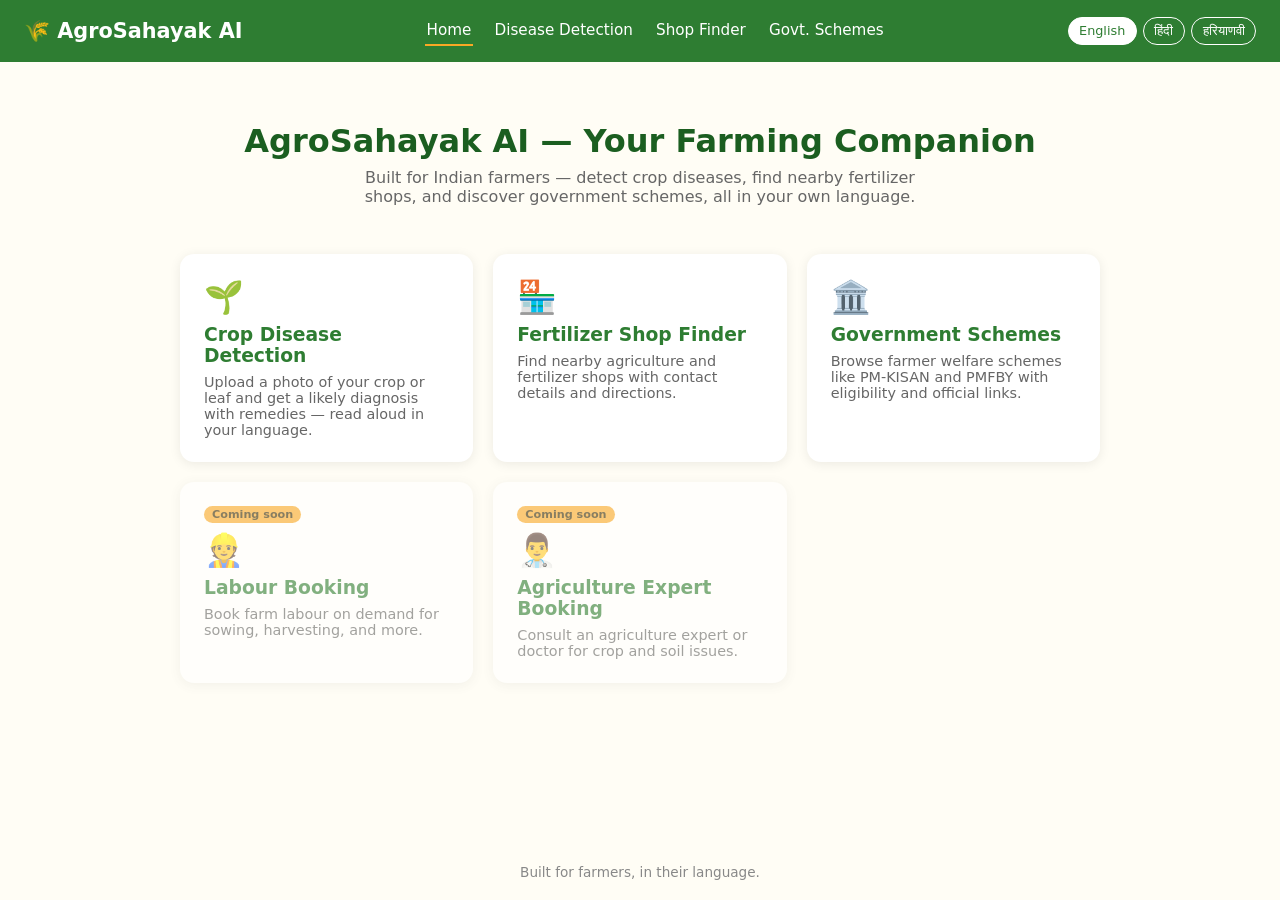
<file: index.html>
<!DOCTYPE html>
<html lang="en">
<head>
  <meta charset="UTF-8" />
  <meta name="viewport" content="width=device-width, initial-scale=1.0" />
  <title>AgroSahayak AI — Farming Assistant for Indian Farmers</title>
  <meta name="description" content="AgroSahayak AI helps Indian farmers detect crop diseases, find fertilizer shops, and discover government schemes in Hindi, English, and Haryanvi." />
  <link rel="stylesheet" href="css/style.css" />
</head>
<body>
  <header class="app-header">
    <a href="index.html" class="logo">🌾 AgroSahayak AI</a>
    <nav class="main-nav">
      <a href="index.html" data-i18n="nav_home">Home</a>
      <a href="disease.html" data-i18n="nav_disease">Disease Detection</a>
      <a href="shops.html" data-i18n="nav_shops">Shop Finder</a>
      <a href="schemes.html" data-i18n="nav_schemes">Govt. Schemes</a>
    </nav>
    <div class="lang-switcher" aria-label="Language selector">
      <button class="lang-btn" data-lang="en">English</button>
      <button class="lang-btn" data-lang="hi">हिंदी</button>
      <button class="lang-btn" data-lang="hry">हरियाणवी</button>
    </div>
  </header>

  <main class="container">
    <section class="hero">
      <h1 data-i18n="hero_title">AgroSahayak AI — Your Farming Companion</h1>
      <p data-i18n="hero_subtitle">
        Built for Indian farmers — detect crop diseases, find nearby fertilizer shops, and discover government schemes, all in your own language.
      </p>
    </section>

    <section class="feature-grid">
      <a href="disease.html" class="feature-card">
        <span class="icon">🌱</span>
        <h3 data-i18n="feature_disease_title">Crop Disease Detection</h3>
        <p data-i18n="feature_disease_desc">Upload a photo of your crop or leaf and get a likely diagnosis with remedies — read aloud in your language.</p>
      </a>

      <a href="shops.html" class="feature-card">
        <span class="icon">🏪</span>
        <h3 data-i18n="feature_shops_title">Fertilizer Shop Finder</h3>
        <p data-i18n="feature_shops_desc">Find nearby agriculture and fertilizer shops with contact details and directions.</p>
      </a>

      <a href="schemes.html" class="feature-card">
        <span class="icon">🏛️</span>
        <h3 data-i18n="feature_schemes_title">Government Schemes</h3>
        <p data-i18n="feature_schemes_desc">Browse farmer welfare schemes like PM-KISAN and PMFBY with eligibility and official links.</p>
      </a>

      <div class="feature-card coming-soon">
        <span class="badge" data-i18n="coming_soon">Coming soon</span>
        <span class="icon">👷</span>
        <h3 data-i18n="feature_labour_title">Labour Booking</h3>
        <p data-i18n="feature_labour_desc">Book farm labour on demand for sowing, harvesting, and more.</p>
      </div>

      <div class="feature-card coming-soon">
        <span class="badge" data-i18n="coming_soon">Coming soon</span>
        <span class="icon">👨‍⚕️</span>
        <h3 data-i18n="feature_expert_title">Agriculture Expert Booking</h3>
        <p data-i18n="feature_expert_desc">Consult an agriculture expert or doctor for crop and soil issues.</p>
      </div>
    </section>
  </main>

  <footer class="app-footer">
    <p data-i18n="footer_text">Built for farmers, in their language.</p>
  </footer>

  <script src="js/i18n.js"></script>
  <script src="js/nav.js"></script>
</body>
</html>
</file>
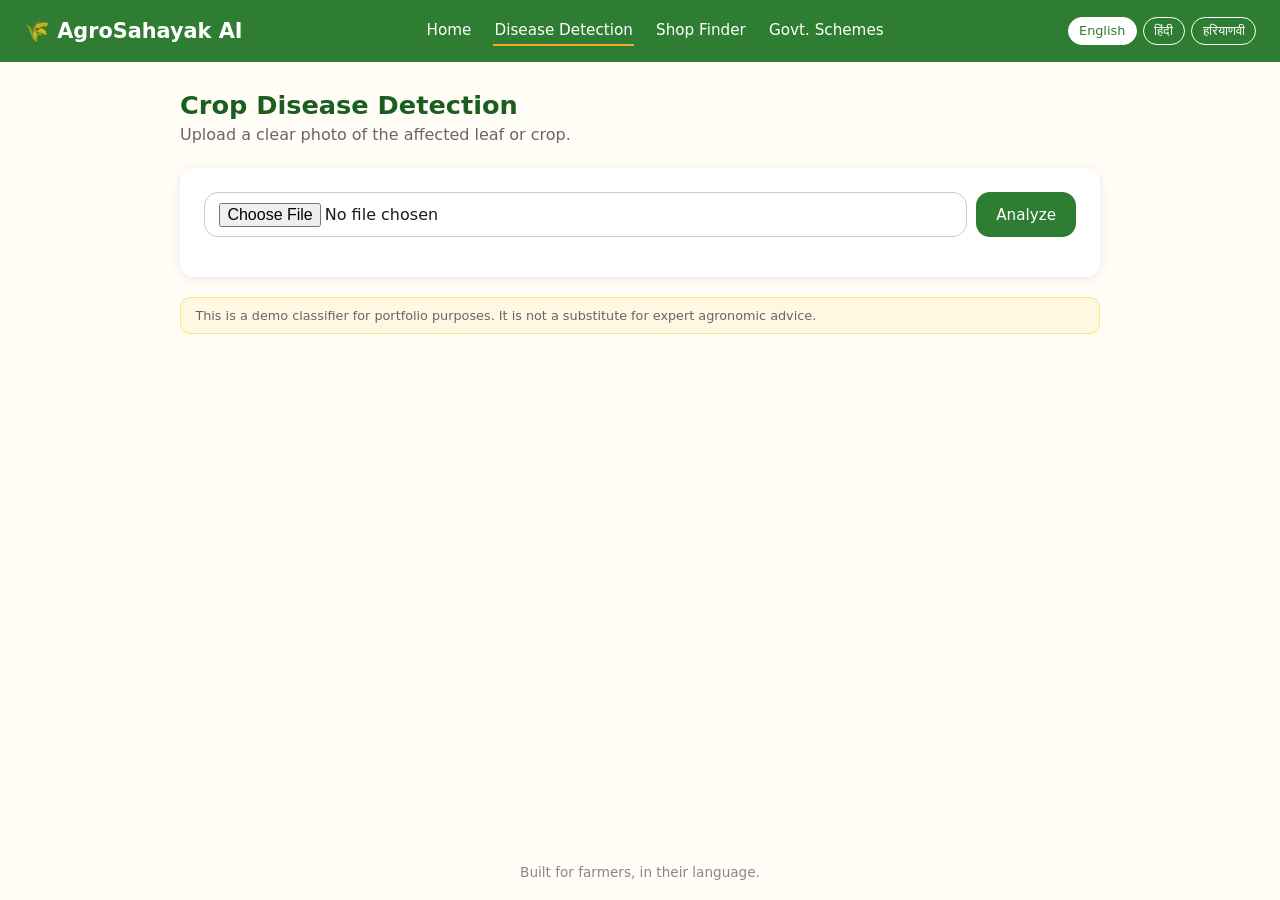
<file: disease.html>
<!DOCTYPE html>
<html lang="en">
<head>
  <meta charset="UTF-8" />
  <meta name="viewport" content="width=device-width, initial-scale=1.0" />
  <title>Crop Disease Detection — AgroSahayak AI</title>
  <link rel="stylesheet" href="css/style.css" />
</head>
<body>
  <header class="app-header">
    <a href="index.html" class="logo">🌾 AgroSahayak AI</a>
    <nav class="main-nav">
      <a href="index.html" data-i18n="nav_home">Home</a>
      <a href="disease.html" data-i18n="nav_disease">Disease Detection</a>
      <a href="shops.html" data-i18n="nav_shops">Shop Finder</a>
      <a href="schemes.html" data-i18n="nav_schemes">Govt. Schemes</a>
    </nav>
    <div class="lang-switcher" aria-label="Language selector">
      <button class="lang-btn" data-lang="en">English</button>
      <button class="lang-btn" data-lang="hi">हिंदी</button>
      <button class="lang-btn" data-lang="hry">हरियाणवी</button>
    </div>
  </header>

  <main class="container">
    <h1 class="page-title" data-i18n="disease_title">Crop Disease Detection</h1>
    <p class="page-subtitle" data-i18n="disease_subtitle">Upload a clear photo of the affected leaf or crop.</p>

    <div class="panel">
      <div class="form-row">
        <input type="file" id="image-input" accept="image/*" data-i18n-placeholder="upload_label" />
        <button class="btn" id="analyze-btn" data-i18n="analyze_btn">Analyze</button>
      </div>

      <div id="preview-wrap">
        <img id="image-preview" alt="Selected crop image preview" />
      </div>

      <div id="result" class="result-card">
        <h3 id="result-disease-name"></h3>
        <p id="result-description"></p>
        <p><strong id="result-remedy-label"></strong> <span id="result-remedy"></span></p>
        <p class="confidence" id="result-confidence"></p>
        <button class="btn secondary" id="listen-btn" data-i18n="listen_btn">🔊 Listen</button>
      </div>
    </div>

    <p class="notice" data-i18n="disease_disclaimer">
      This is a demo classifier for portfolio purposes. It is not a substitute for expert agronomic advice.
    </p>
  </main>

  <footer class="app-footer">
    <p data-i18n="footer_text">Built for farmers, in their language.</p>
  </footer>

  <script src="js/i18n.js"></script>
  <script src="js/nav.js"></script>
  <script src="js/tts.js"></script>
  <script src="js/disease.js"></script>
</body>
</html>
</file>
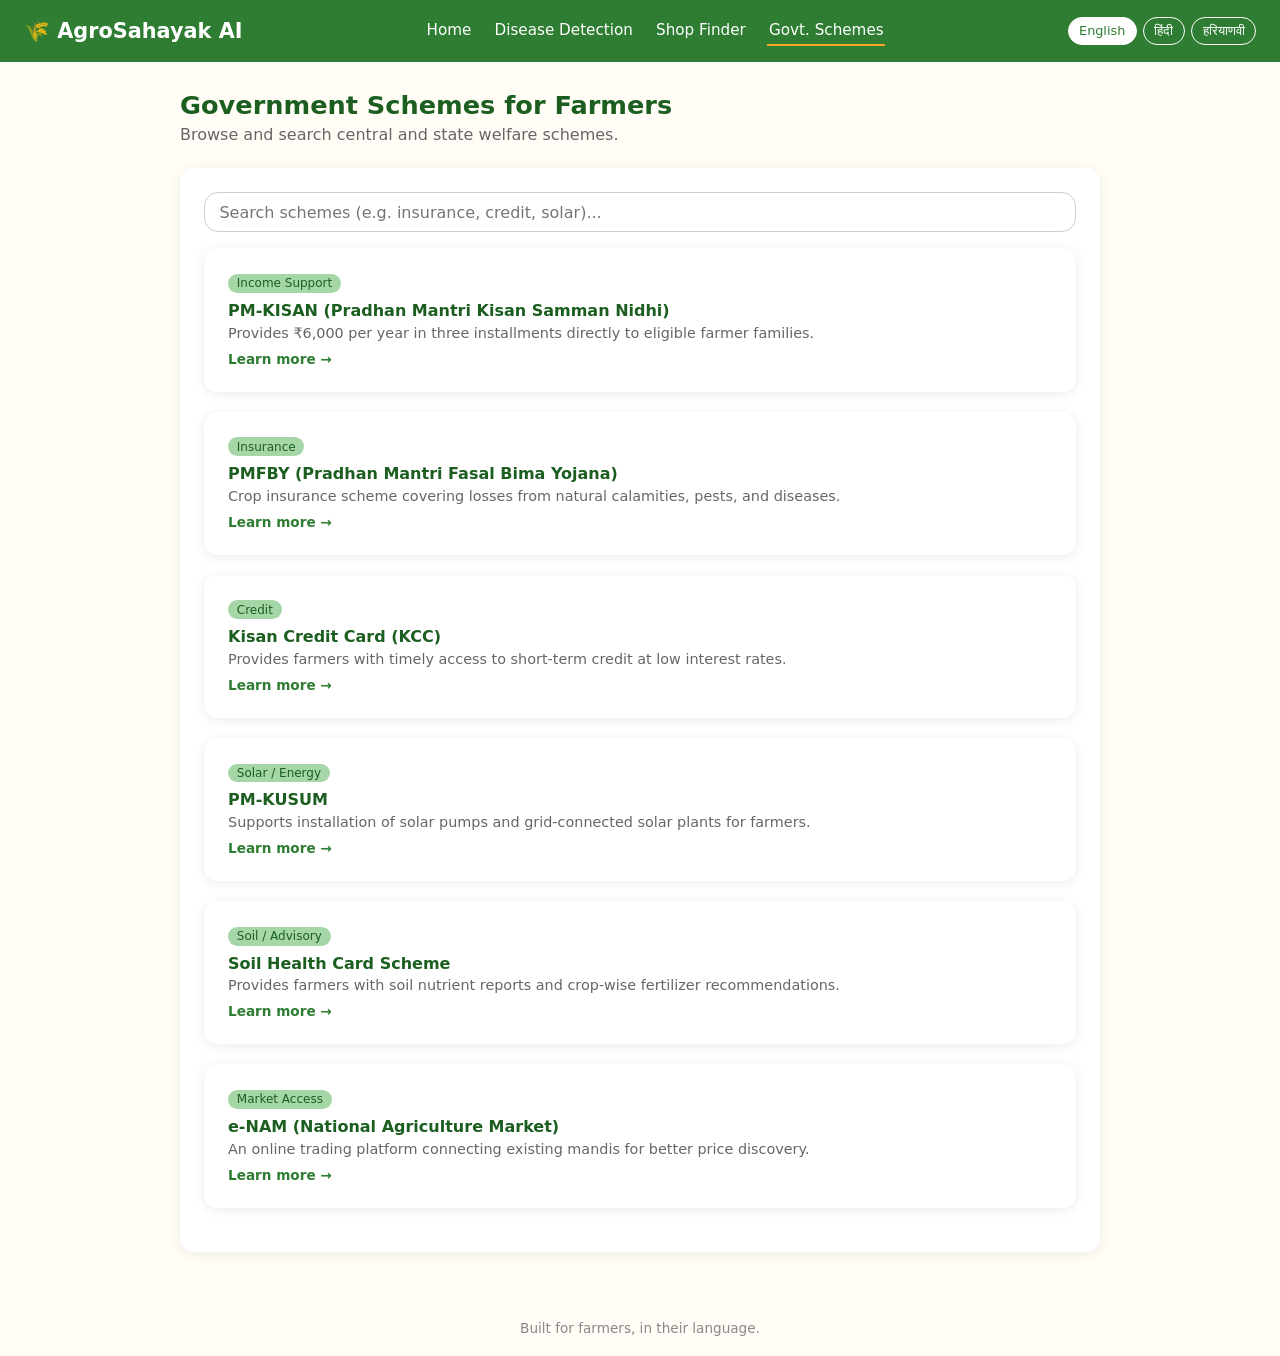
<file: schemes.html>
<!DOCTYPE html>
<html lang="en">
<head>
  <meta charset="UTF-8" />
  <meta name="viewport" content="width=device-width, initial-scale=1.0" />
  <title>Government Schemes — AgroSahayak AI</title>
  <link rel="stylesheet" href="css/style.css" />
</head>
<body>
  <header class="app-header">
    <a href="index.html" class="logo">🌾 AgroSahayak AI</a>
    <nav class="main-nav">
      <a href="index.html" data-i18n="nav_home">Home</a>
      <a href="disease.html" data-i18n="nav_disease">Disease Detection</a>
      <a href="shops.html" data-i18n="nav_shops">Shop Finder</a>
      <a href="schemes.html" data-i18n="nav_schemes">Govt. Schemes</a>
    </nav>
    <div class="lang-switcher" aria-label="Language selector">
      <button class="lang-btn" data-lang="en">English</button>
      <button class="lang-btn" data-lang="hi">हिंदी</button>
      <button class="lang-btn" data-lang="hry">हरियाणवी</button>
    </div>
  </header>

  <main class="container">
    <h1 class="page-title" data-i18n="schemes_title">Government Schemes for Farmers</h1>
    <p class="page-subtitle" data-i18n="schemes_subtitle">Browse and search central and state welfare schemes.</p>

    <div class="panel">
      <div class="form-row">
        <input type="text" id="scheme-search" data-i18n-placeholder="search_schemes_placeholder" placeholder="Search schemes (e.g. insurance, credit, solar)..." />
      </div>
      <div id="scheme-results"></div>
    </div>
  </main>

  <footer class="app-footer">
    <p data-i18n="footer_text">Built for farmers, in their language.</p>
  </footer>

  <script src="js/i18n.js"></script>
  <script src="js/nav.js"></script>
  <script src="js/schemes.js"></script>
</body>
</html>
</file>
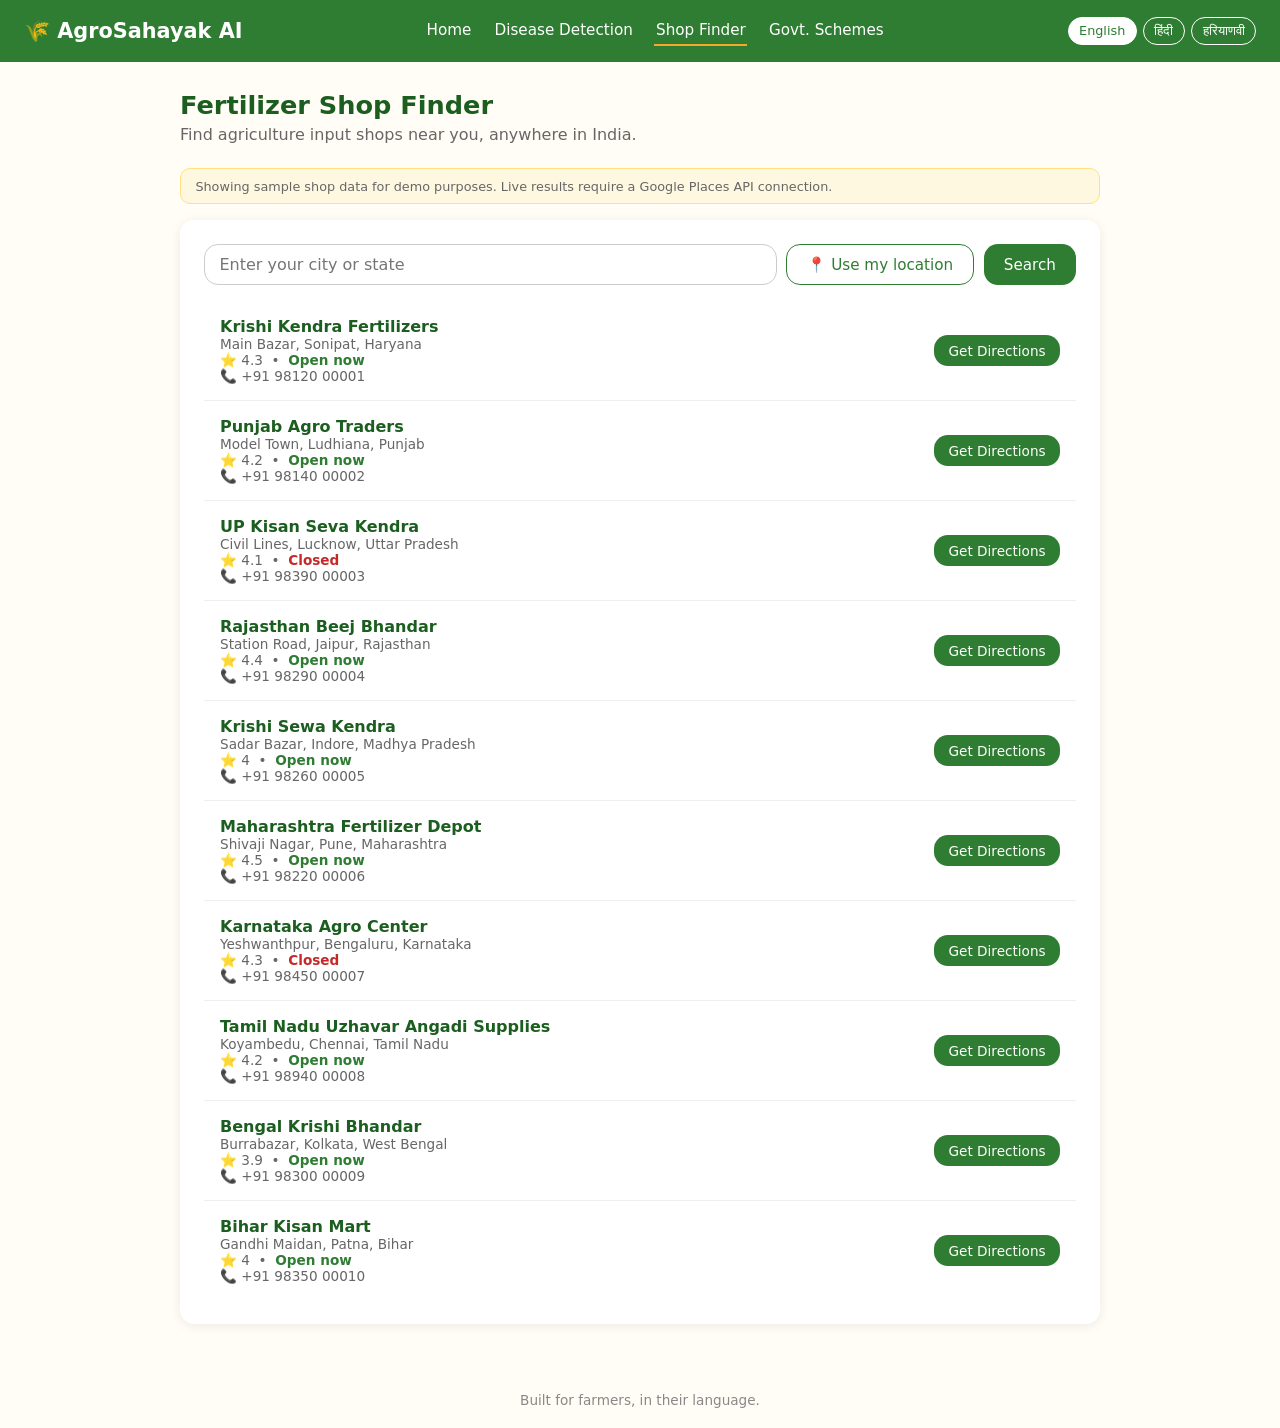
<file: shops.html>
<!DOCTYPE html>
<html lang="en">
<head>
  <meta charset="UTF-8" />
  <meta name="viewport" content="width=device-width, initial-scale=1.0" />
  <title>Fertilizer Shop Finder — AgroSahayak AI</title>
  <link rel="stylesheet" href="css/style.css" />
</head>
<body>
  <header class="app-header">
    <a href="index.html" class="logo">🌾 AgroSahayak AI</a>
    <nav class="main-nav">
      <a href="index.html" data-i18n="nav_home">Home</a>
      <a href="disease.html" data-i18n="nav_disease">Disease Detection</a>
      <a href="shops.html" data-i18n="nav_shops">Shop Finder</a>
      <a href="schemes.html" data-i18n="nav_schemes">Govt. Schemes</a>
    </nav>
    <div class="lang-switcher" aria-label="Language selector">
      <button class="lang-btn" data-lang="en">English</button>
      <button class="lang-btn" data-lang="hi">हिंदी</button>
      <button class="lang-btn" data-lang="hry">हरियाणवी</button>
    </div>
  </header>

  <main class="container">
    <h1 class="page-title" data-i18n="shops_title">Fertilizer Shop Finder</h1>
    <p class="page-subtitle" data-i18n="shops_subtitle">Find agriculture input shops near you.</p>

    <p class="notice" data-i18n="shops_notice">
      Showing sample shop data for demo purposes. Live results require a Google Places API connection.
    </p>

    <div class="panel">
      <div class="form-row">
        <input type="text" id="location-input" data-i18n-placeholder="location_placeholder" placeholder="Enter your village or city" />
        <button class="btn secondary" id="use-location-btn" data-i18n="use_location_btn">📍 Use my location</button>
        <button class="btn" id="search-btn" data-i18n="search_btn">Search</button>
      </div>

      <div id="shop-results"></div>
    </div>
  </main>

  <footer class="app-footer">
    <p data-i18n="footer_text">Built for farmers, in their language.</p>
  </footer>

  <script src="js/i18n.js"></script>
  <script src="js/nav.js"></script>
  <script src="js/shops.js"></script>
</body>
</html>
</file>
<file: css/style.css>
:root {
  --green-primary: #2e7d32;
  --green-dark: #1b5e20;
  --green-light: #a5d6a7;
  --amber: #f9a825;
  --cream: #fffdf5;
  --card-bg: #ffffff;
  --text-dark: #1b1b1b;
  --text-muted: #666;
  --radius: 14px;
  --shadow: 0 2px 12px rgba(0, 0, 0, 0.08);
}

* {
  box-sizing: border-box;
  margin: 0;
  padding: 0;
  font-family: 'Segoe UI', system-ui, sans-serif;
}

body {
  background: var(--cream);
  color: var(--text-dark);
  min-height: 100vh;
  display: flex;
  flex-direction: column;
}

/* ---------- Header / Nav ---------- */
.app-header {
  display: flex;
  justify-content: space-between;
  align-items: center;
  padding: 1rem 1.5rem;
  background: var(--green-primary);
  color: white;
  flex-wrap: wrap;
  gap: 0.75rem;
}

.logo {
  font-size: 1.3rem;
  font-weight: 700;
  text-decoration: none;
  color: white;
}

.main-nav {
  display: flex;
  gap: 1.25rem;
  flex-wrap: wrap;
}

.main-nav a {
  color: white;
  text-decoration: none;
  font-size: 0.95rem;
  padding: 0.3rem 0.1rem;
  border-bottom: 2px solid transparent;
}

.main-nav a:hover,
.main-nav a.active {
  border-bottom: 2px solid var(--amber);
}

.lang-switcher {
  display: flex;
  gap: 0.4rem;
}

.lang-btn {
  background: transparent;
  border: 1px solid white;
  color: white;
  padding: 0.3rem 0.65rem;
  border-radius: var(--radius);
  cursor: pointer;
  font-size: 0.8rem;
}

.lang-btn.active,
.lang-btn:hover {
  background: white;
  color: var(--green-primary);
}

/* ---------- Layout ---------- */
.container {
  flex: 1;
  max-width: 960px;
  width: 100%;
  margin: 0 auto;
  padding: 1.75rem 1.25rem;
}

.page-title {
  color: var(--green-dark);
  font-size: 1.6rem;
  margin-bottom: 0.35rem;
}

.page-subtitle {
  color: var(--text-muted);
  margin-bottom: 1.5rem;
}

/* ---------- Hero (home page) ---------- */
.hero {
  text-align: center;
  padding: 2rem 1rem 1rem;
}

.hero h1 {
  color: var(--green-dark);
  font-size: 2rem;
  margin-bottom: 0.5rem;
}

.hero p {
  color: var(--text-muted);
  max-width: 560px;
  margin: 0 auto;
}

/* ---------- Feature cards ---------- */
.feature-grid {
  display: grid;
  grid-template-columns: repeat(auto-fit, minmax(220px, 1fr));
  gap: 1.25rem;
  margin-top: 2rem;
}

.feature-card {
  background: var(--card-bg);
  border-radius: var(--radius);
  box-shadow: var(--shadow);
  padding: 1.5rem;
  text-decoration: none;
  color: var(--text-dark);
  display: flex;
  flex-direction: column;
  gap: 0.5rem;
  transition: transform 0.15s ease;
}

.feature-card:hover {
  transform: translateY(-3px);
}

.feature-card .icon {
  font-size: 2rem;
}

.feature-card h3 {
  color: var(--green-primary);
}

.feature-card p {
  color: var(--text-muted);
  font-size: 0.9rem;
}

.coming-soon {
  opacity: 0.6;
  cursor: default;
}

.coming-soon:hover {
  transform: none;
}

.badge {
  display: inline-block;
  background: var(--amber);
  color: #3a2a00;
  font-size: 0.7rem;
  font-weight: 600;
  padding: 0.15rem 0.5rem;
  border-radius: 999px;
  width: fit-content;
}

/* ---------- Cards / panels ---------- */
.panel {
  background: var(--card-bg);
  border-radius: var(--radius);
  box-shadow: var(--shadow);
  padding: 1.5rem;
  margin-bottom: 1.25rem;
}

/* ---------- Forms ---------- */
.form-row {
  display: flex;
  gap: 0.6rem;
  flex-wrap: wrap;
  margin-bottom: 1rem;
}

input[type="text"],
input[type="file"] {
  flex: 1;
  min-width: 180px;
  padding: 0.6rem 0.9rem;
  border: 1px solid #ccc;
  border-radius: var(--radius);
  font-size: 1rem;
}

button.btn {
  background: var(--green-primary);
  color: white;
  border: none;
  padding: 0.65rem 1.25rem;
  border-radius: var(--radius);
  font-size: 0.95rem;
  cursor: pointer;
}

button.btn:hover {
  background: var(--green-dark);
}

button.btn.secondary {
  background: transparent;
  color: var(--green-primary);
  border: 1px solid var(--green-primary);
}

button.btn:disabled {
  opacity: 0.5;
  cursor: not-allowed;
}

/* ---------- Disease detection page ---------- */
#preview-wrap {
  margin: 1rem 0;
  text-align: center;
}

#image-preview {
  max-width: 100%;
  max-height: 280px;
  border-radius: var(--radius);
  display: none;
}

.result-card {
  border-left: 5px solid var(--green-primary);
  background: #f3fbf2;
  padding: 1rem 1.25rem;
  border-radius: 10px;
  display: none;
}

.result-card.show {
  display: block;
}

.result-card h3 {
  color: var(--green-dark);
  margin-bottom: 0.4rem;
}

.confidence {
  font-size: 0.85rem;
  color: var(--text-muted);
}

/* ---------- Shop finder ---------- */
.shop-card {
  display: flex;
  justify-content: space-between;
  gap: 1rem;
  padding: 1rem;
  border-bottom: 1px solid #eee;
  flex-wrap: wrap;
}

.shop-card:last-child {
  border-bottom: none;
}

.shop-info h4 {
  color: var(--green-dark);
}

.shop-info .meta {
  font-size: 0.85rem;
  color: var(--text-muted);
}

.status-open {
  color: #2e7d32;
  font-weight: 600;
}

.status-closed {
  color: #c62828;
  font-weight: 600;
}

.directions-link {
  align-self: center;
  color: white;
  background: var(--green-primary);
  text-decoration: none;
  padding: 0.45rem 0.9rem;
  border-radius: var(--radius);
  font-size: 0.85rem;
  white-space: nowrap;
}

/* ---------- Schemes ---------- */
.scheme-card h4 {
  color: var(--green-dark);
  margin-bottom: 0.3rem;
}

.scheme-card p {
  color: var(--text-muted);
  font-size: 0.9rem;
  margin-bottom: 0.5rem;
}

.scheme-tag {
  display: inline-block;
  font-size: 0.75rem;
  background: var(--green-light);
  color: var(--green-dark);
  padding: 0.15rem 0.55rem;
  border-radius: 999px;
  margin-bottom: 0.5rem;
}

.scheme-link {
  font-size: 0.85rem;
  color: var(--green-primary);
  font-weight: 600;
  text-decoration: none;
}

.notice {
  font-size: 0.8rem;
  color: var(--text-muted);
  background: #fff8e1;
  border: 1px solid #ffe082;
  border-radius: 10px;
  padding: 0.6rem 0.9rem;
  margin-bottom: 1rem;
}

/* ---------- Footer ---------- */
.app-footer {
  text-align: center;
  padding: 1.25rem;
  color: #888;
  font-size: 0.85rem;
}

@media (max-width: 600px) {
  .main-nav {
    order: 3;
    width: 100%;
    justify-content: center;
  }
}
</file>
